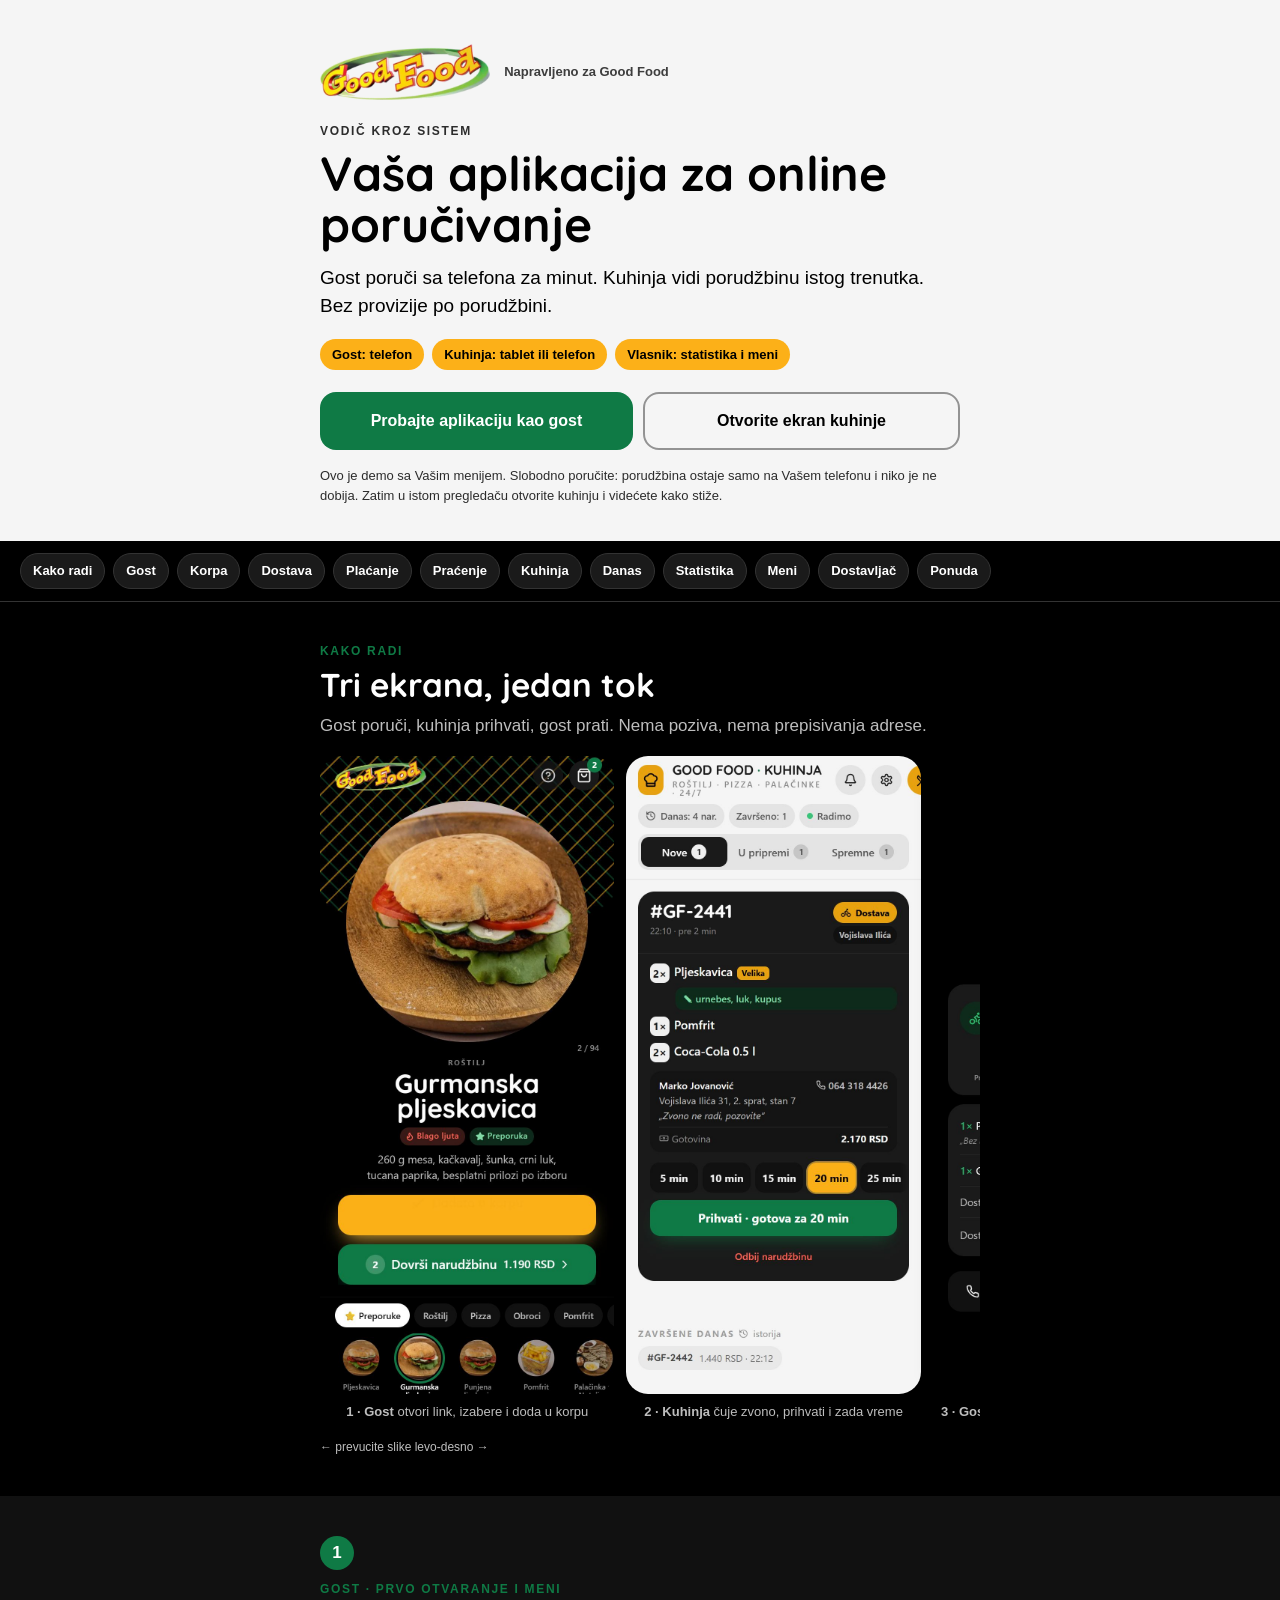
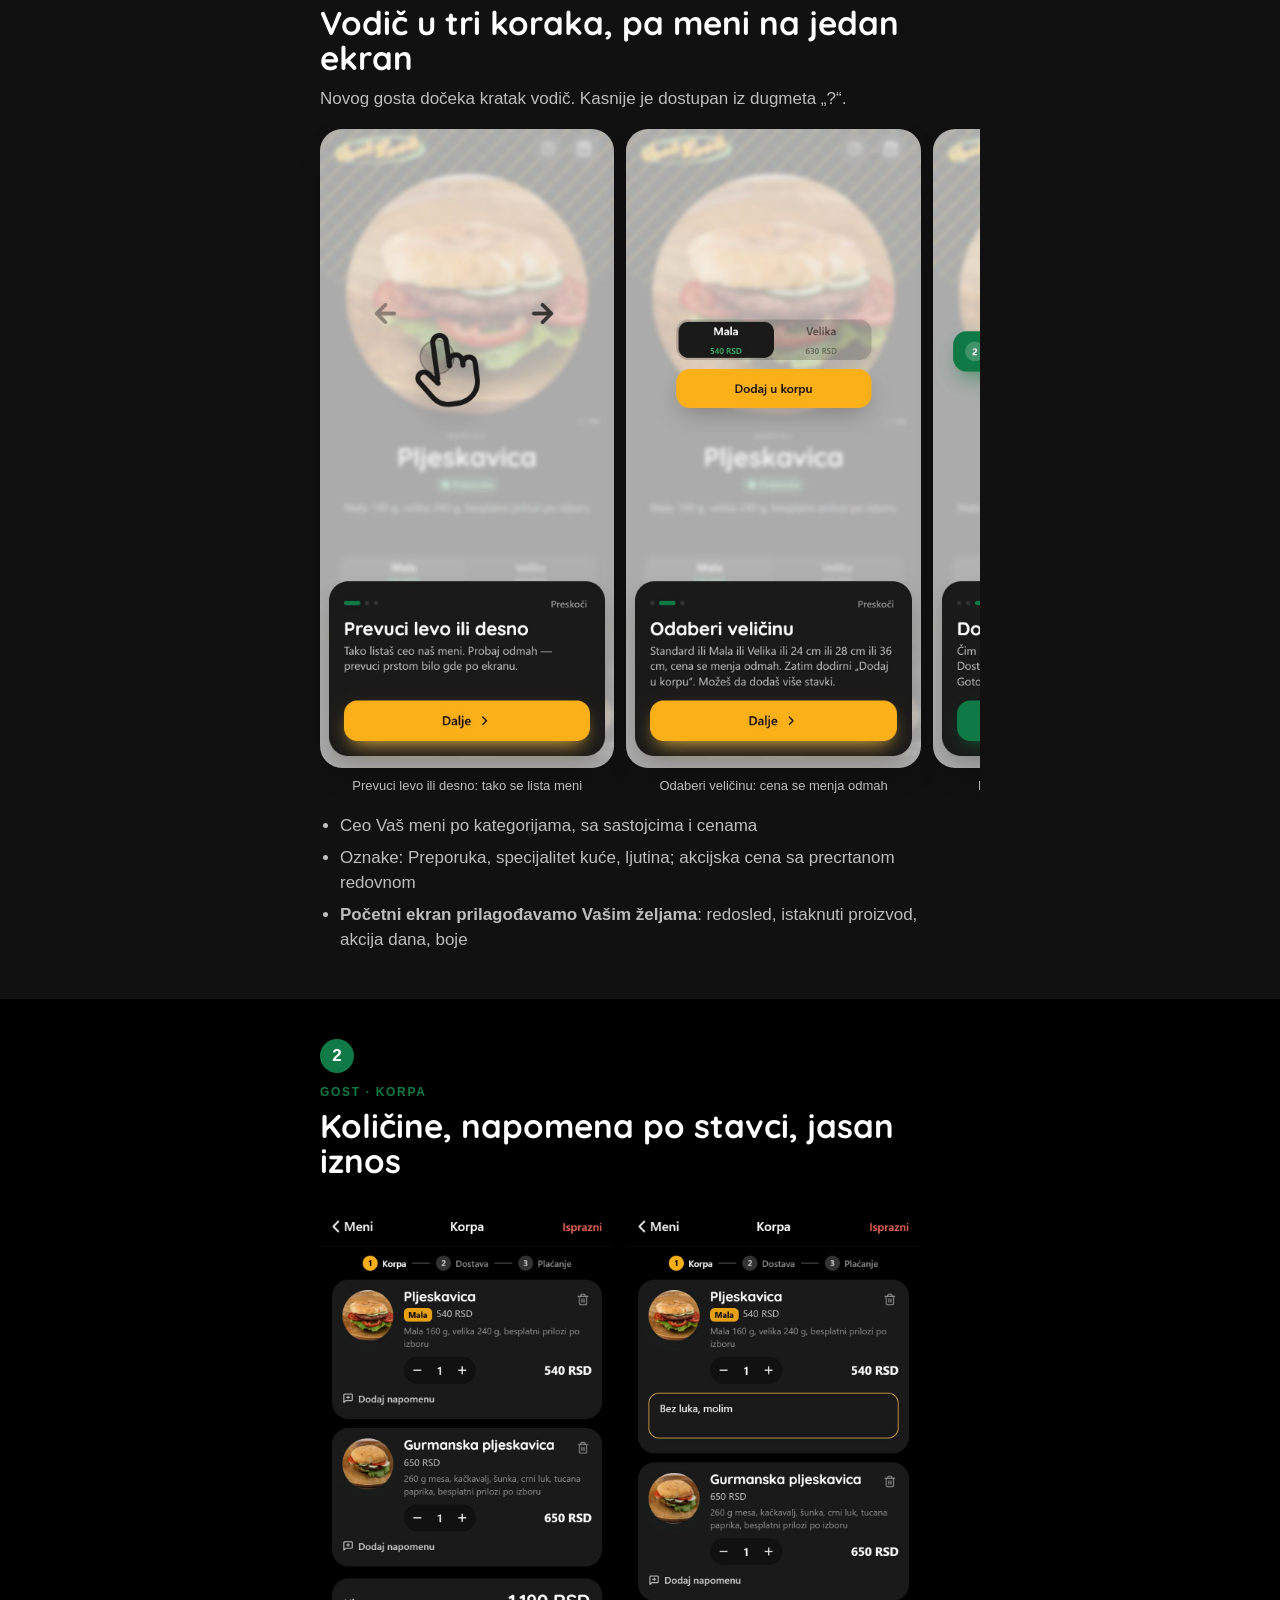
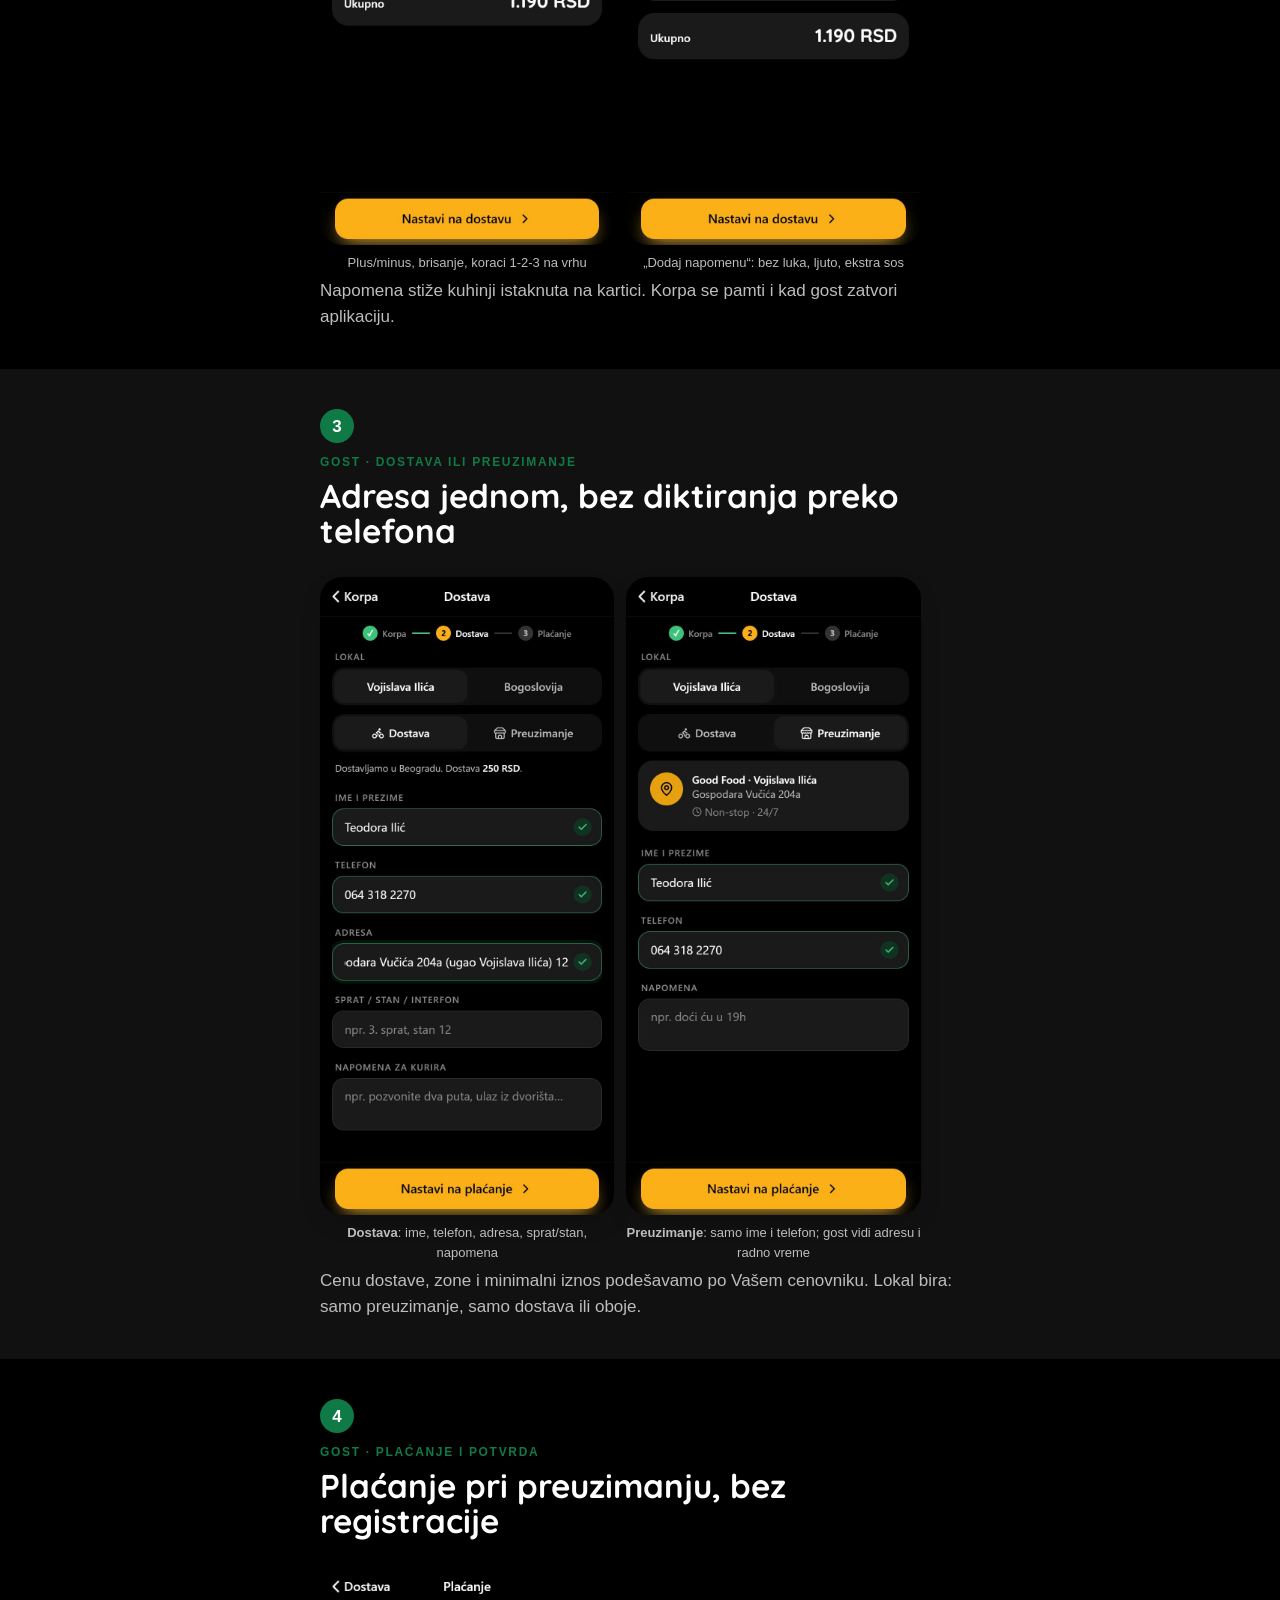
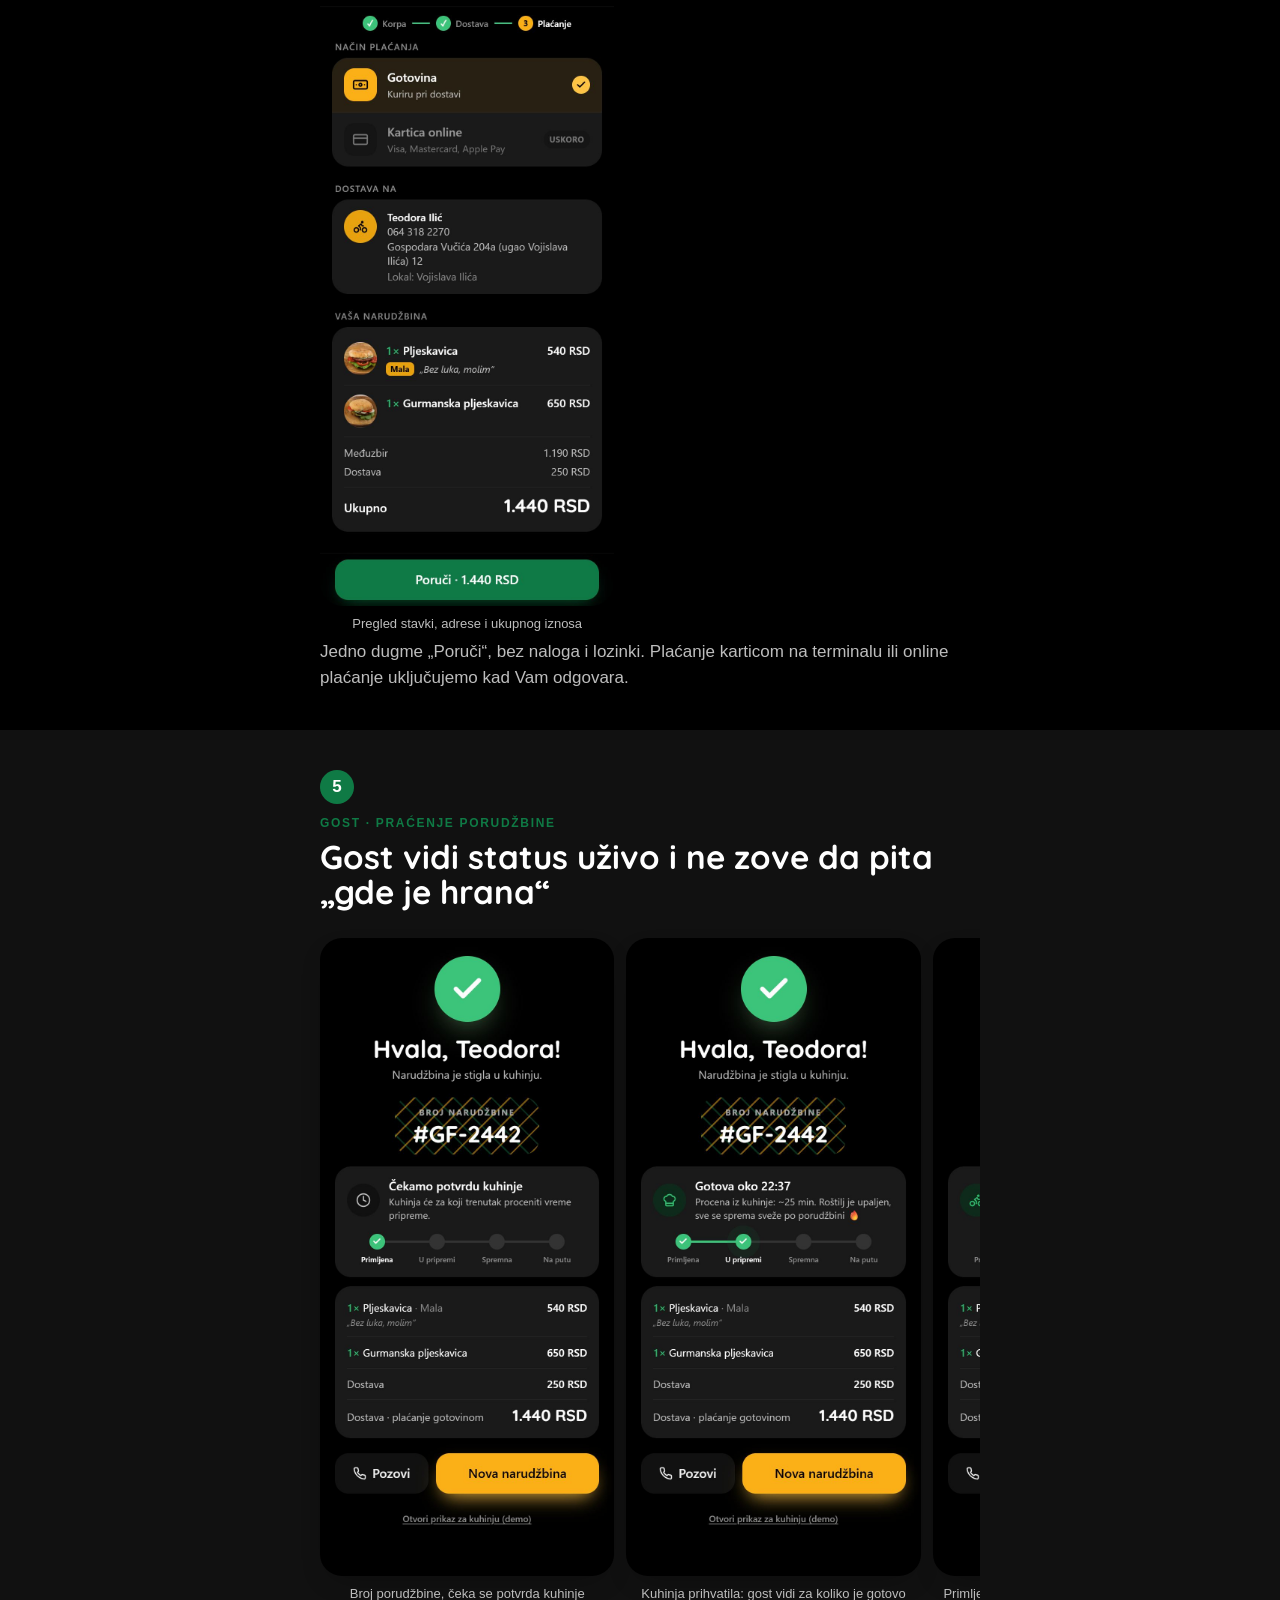
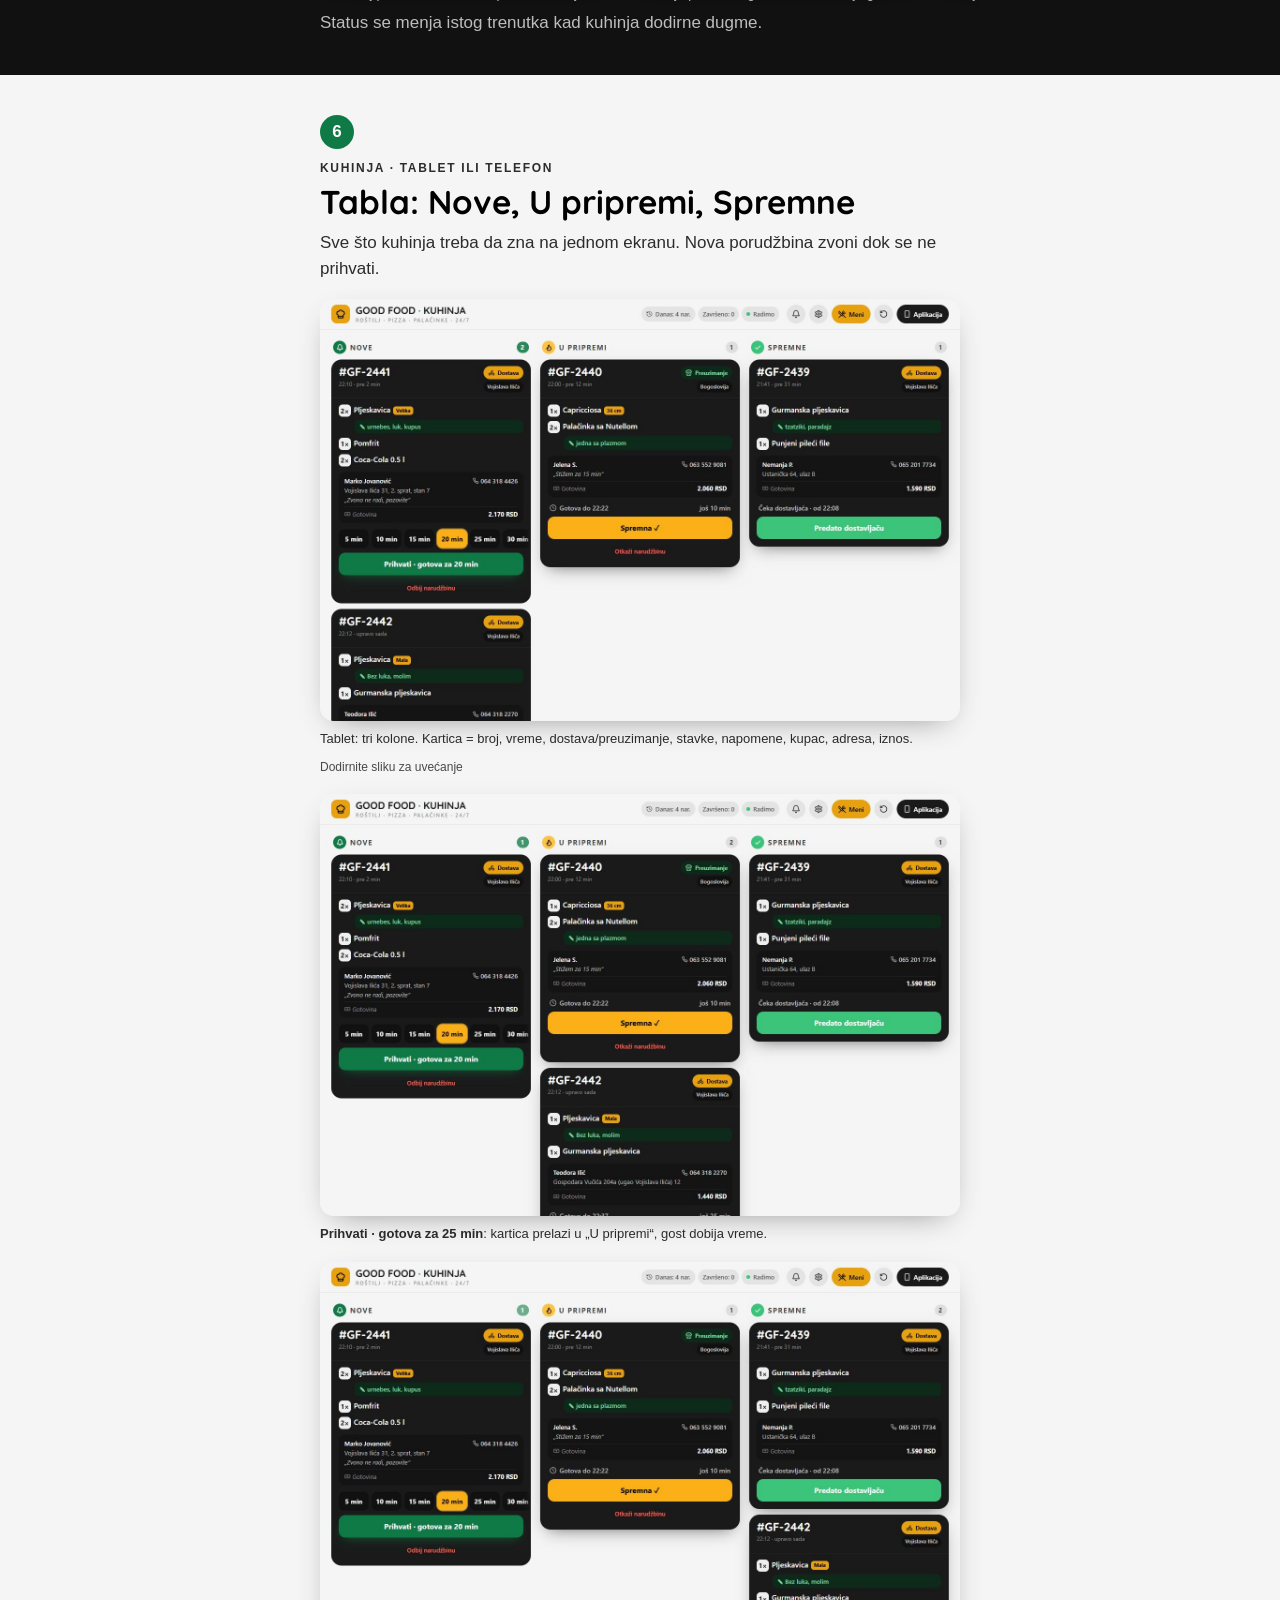
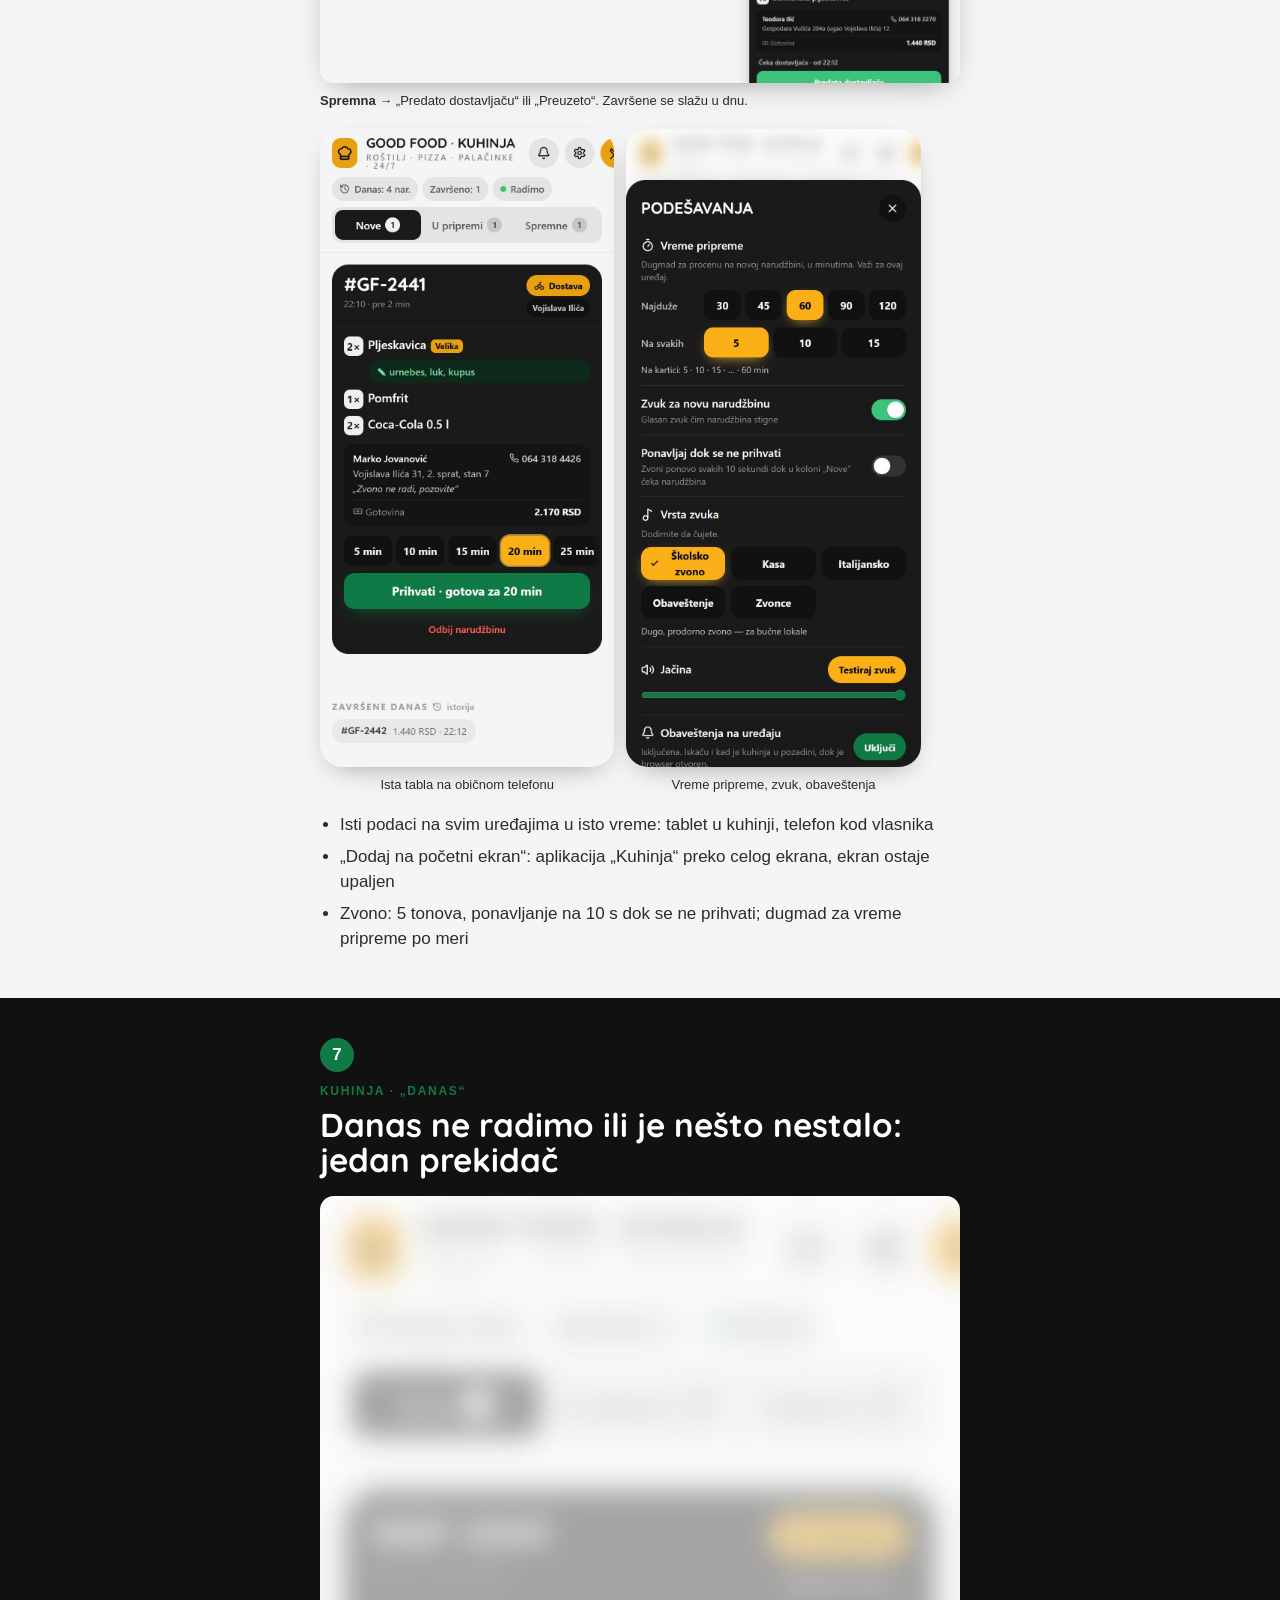
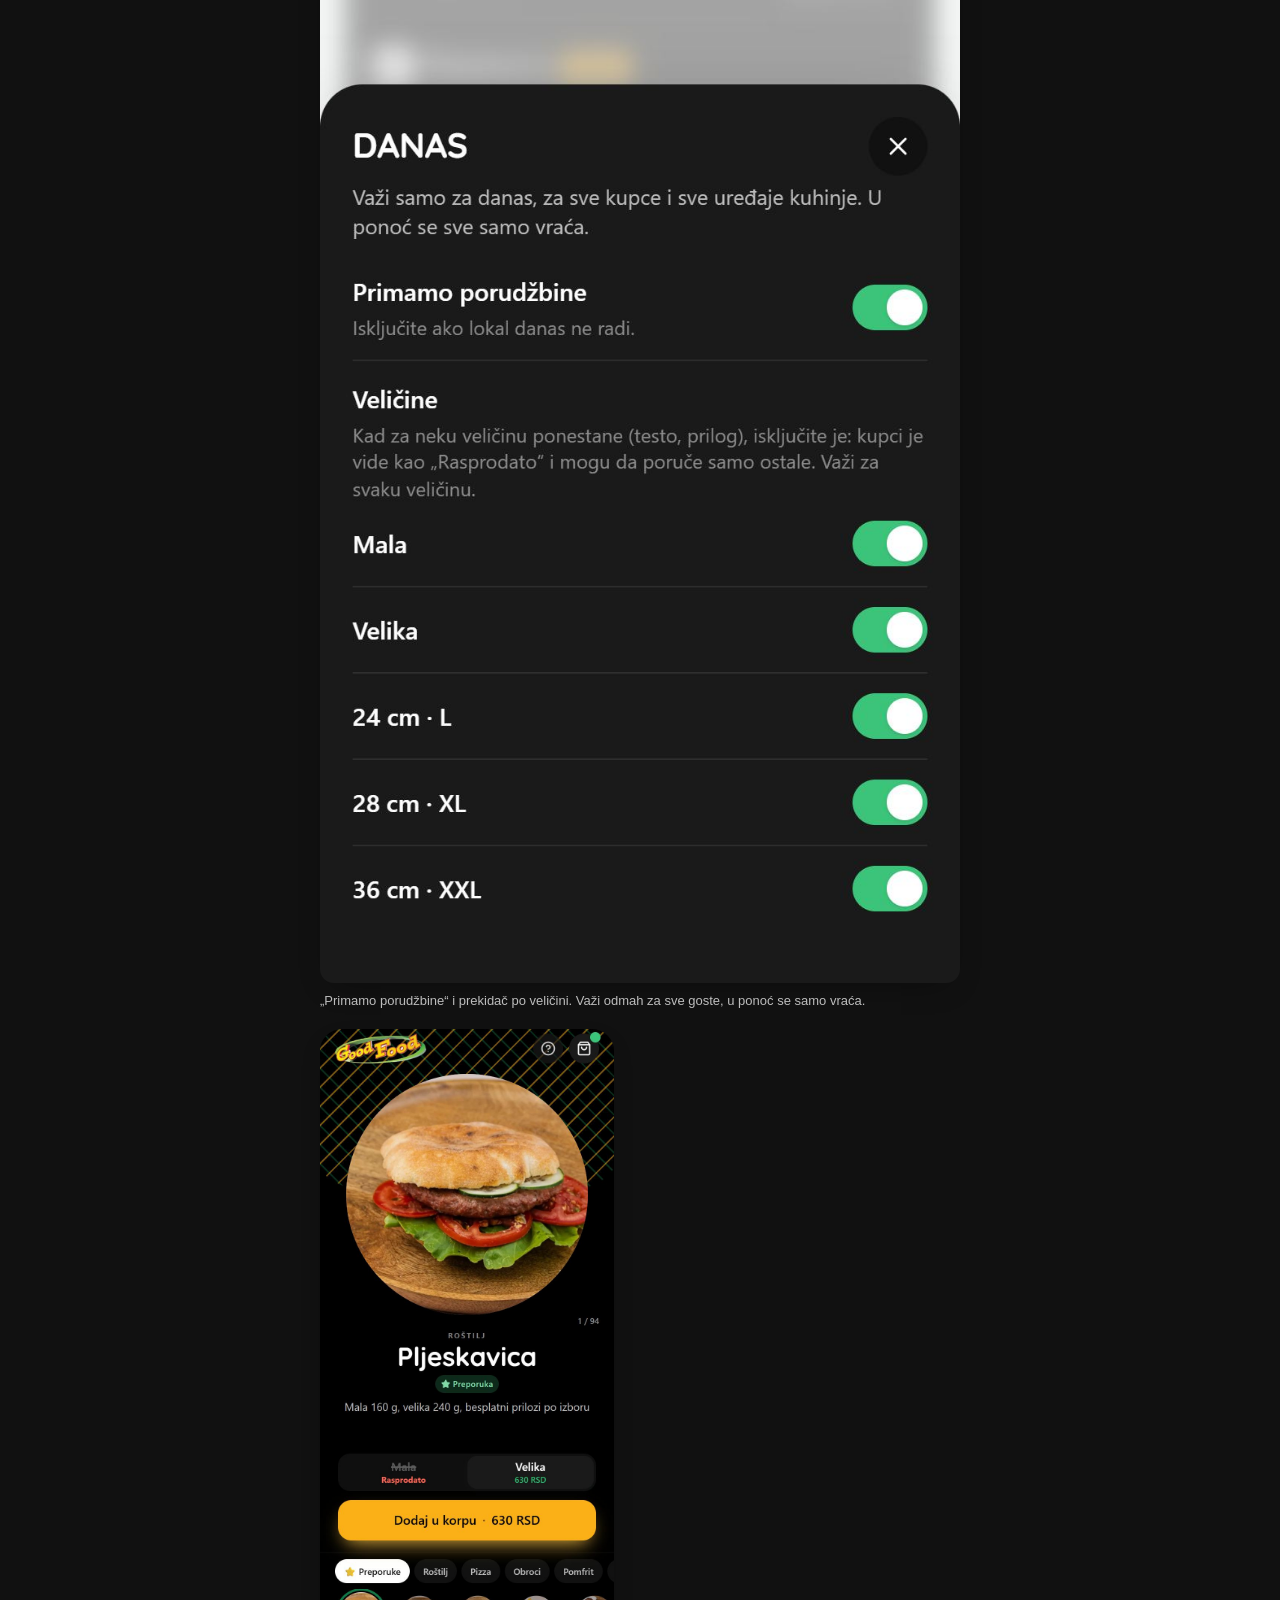
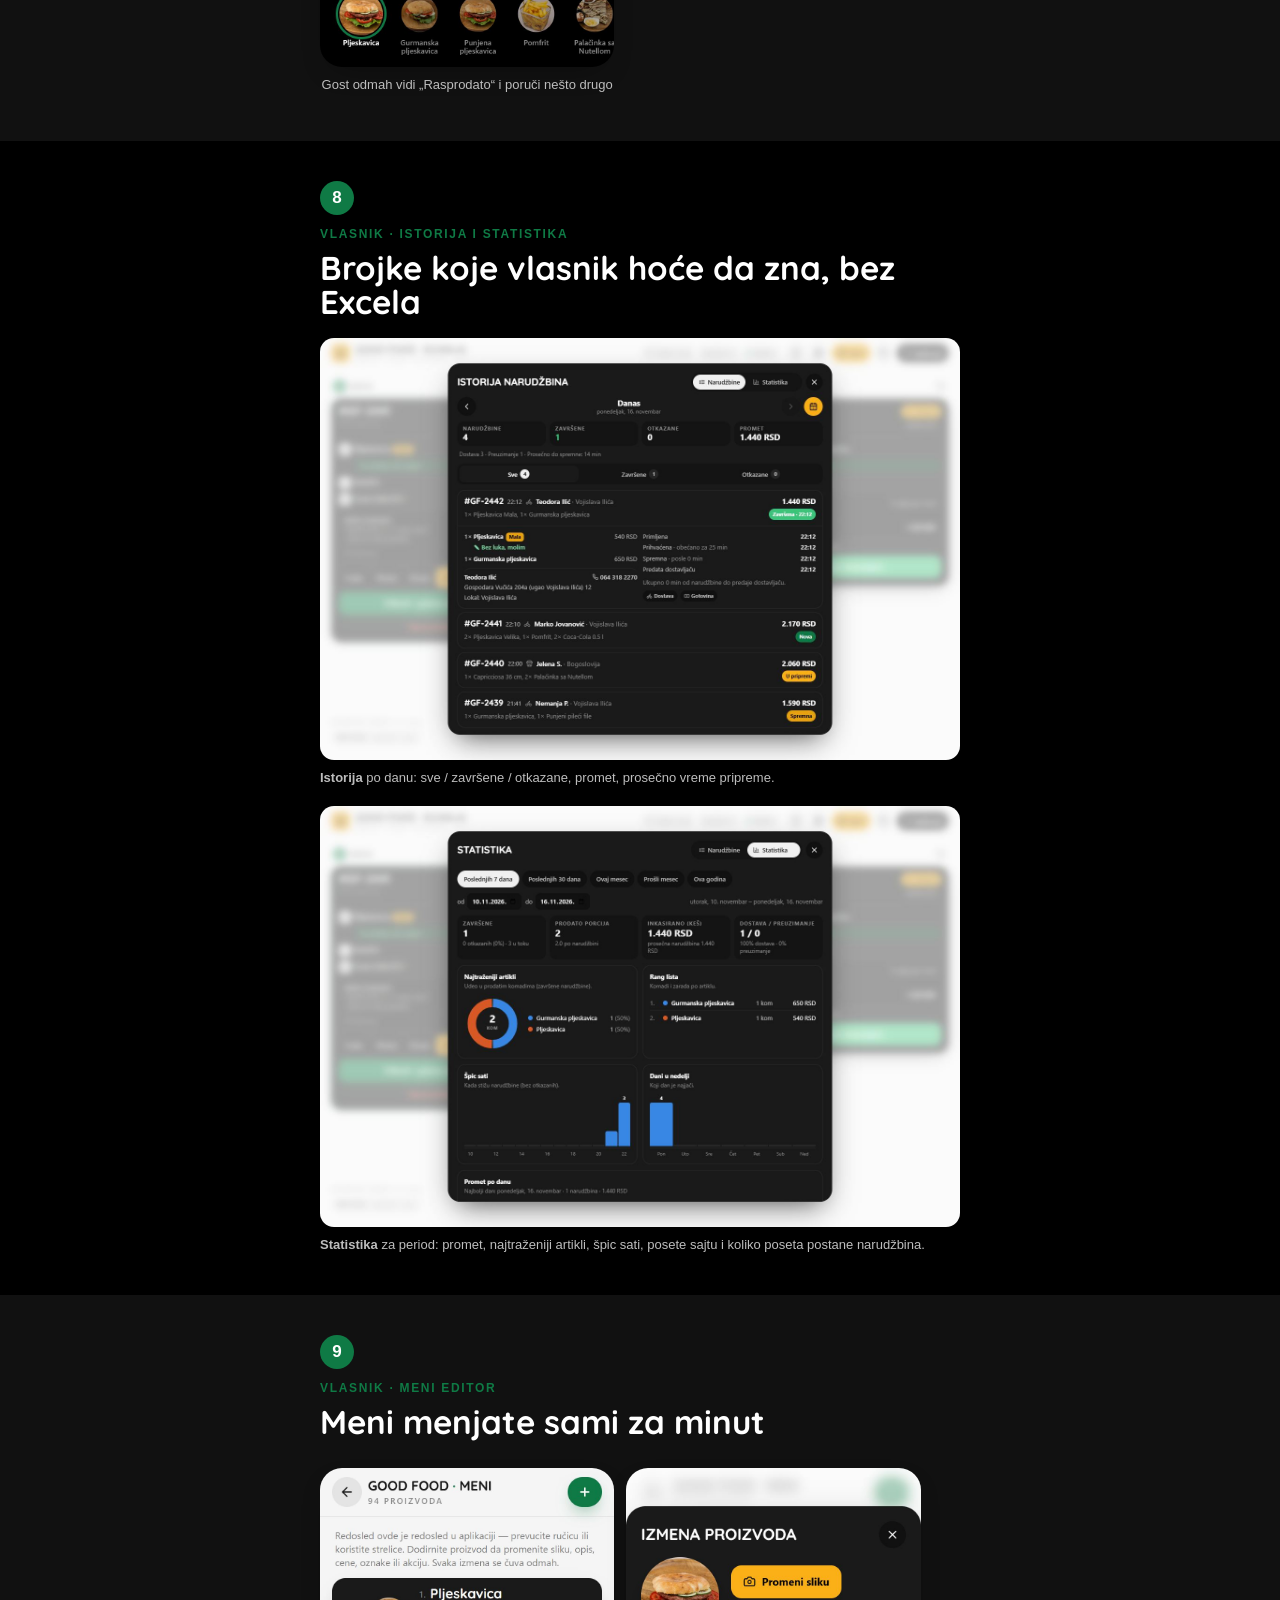
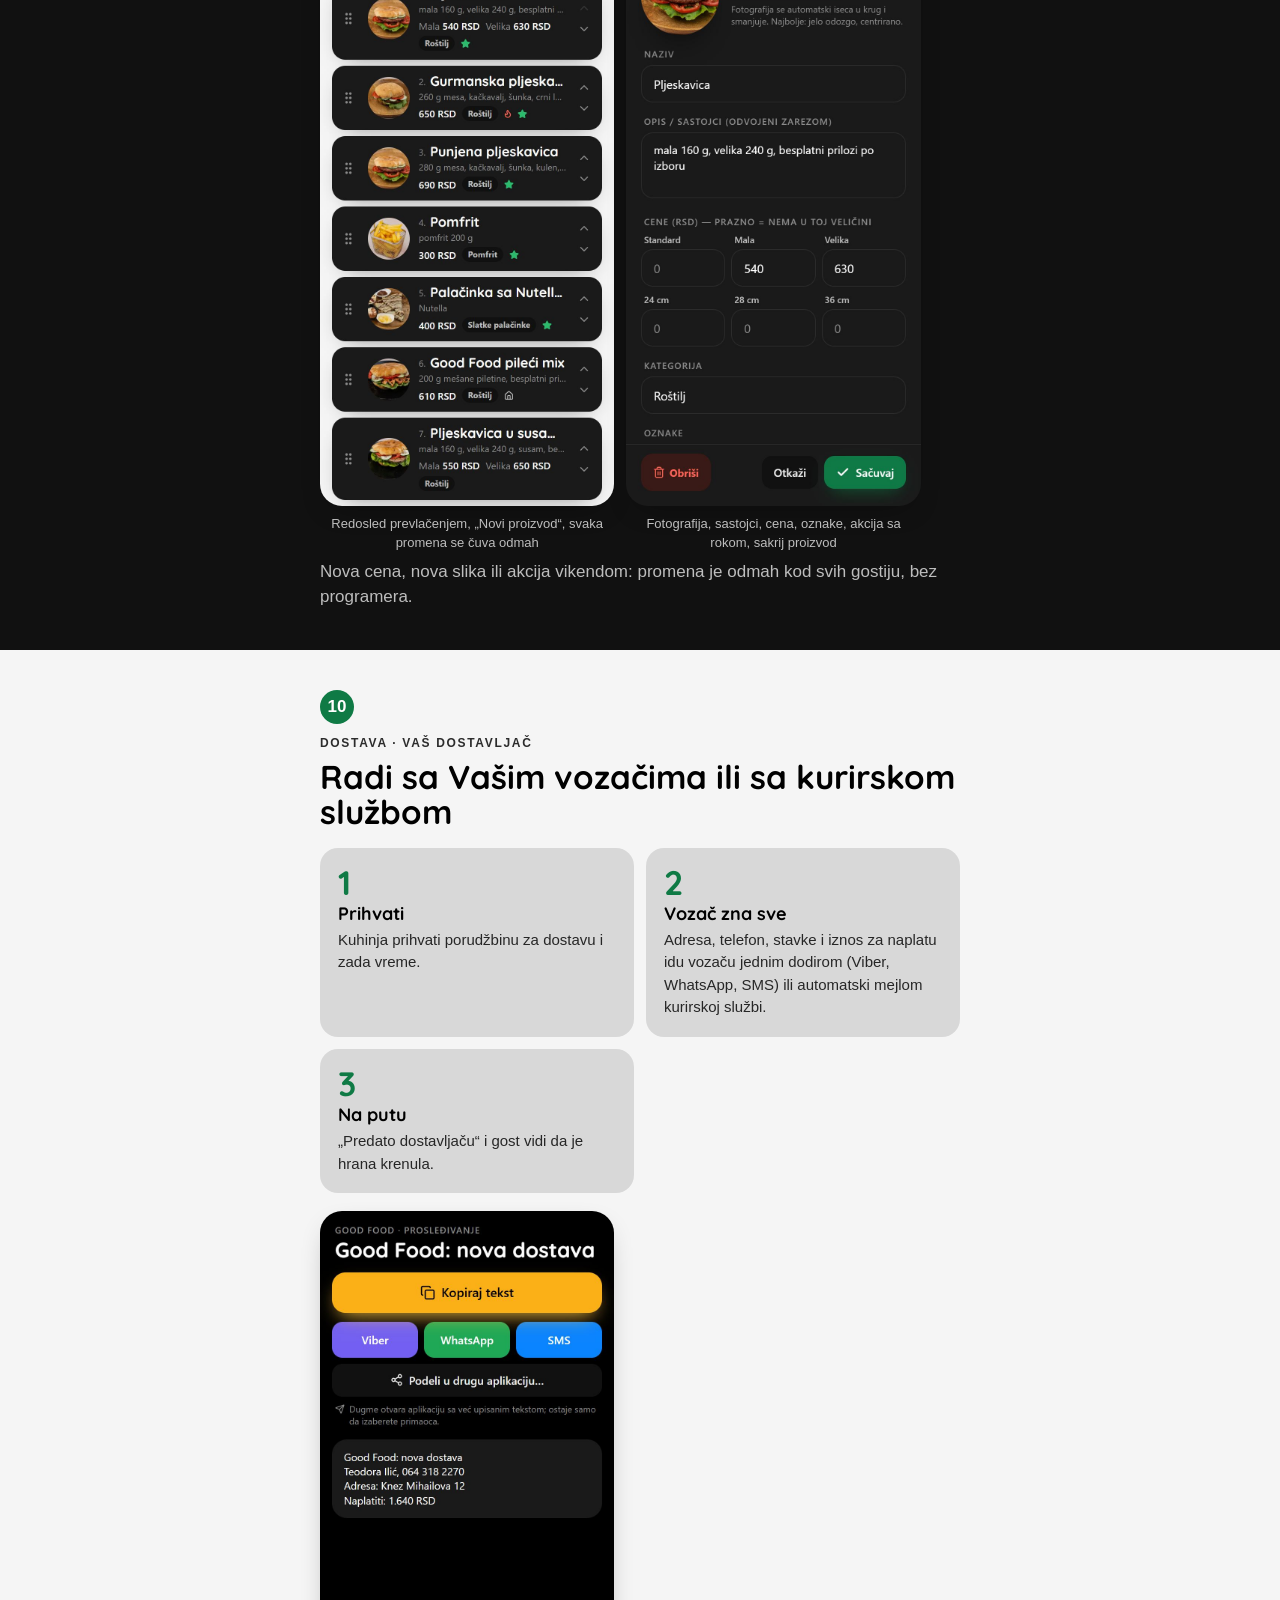
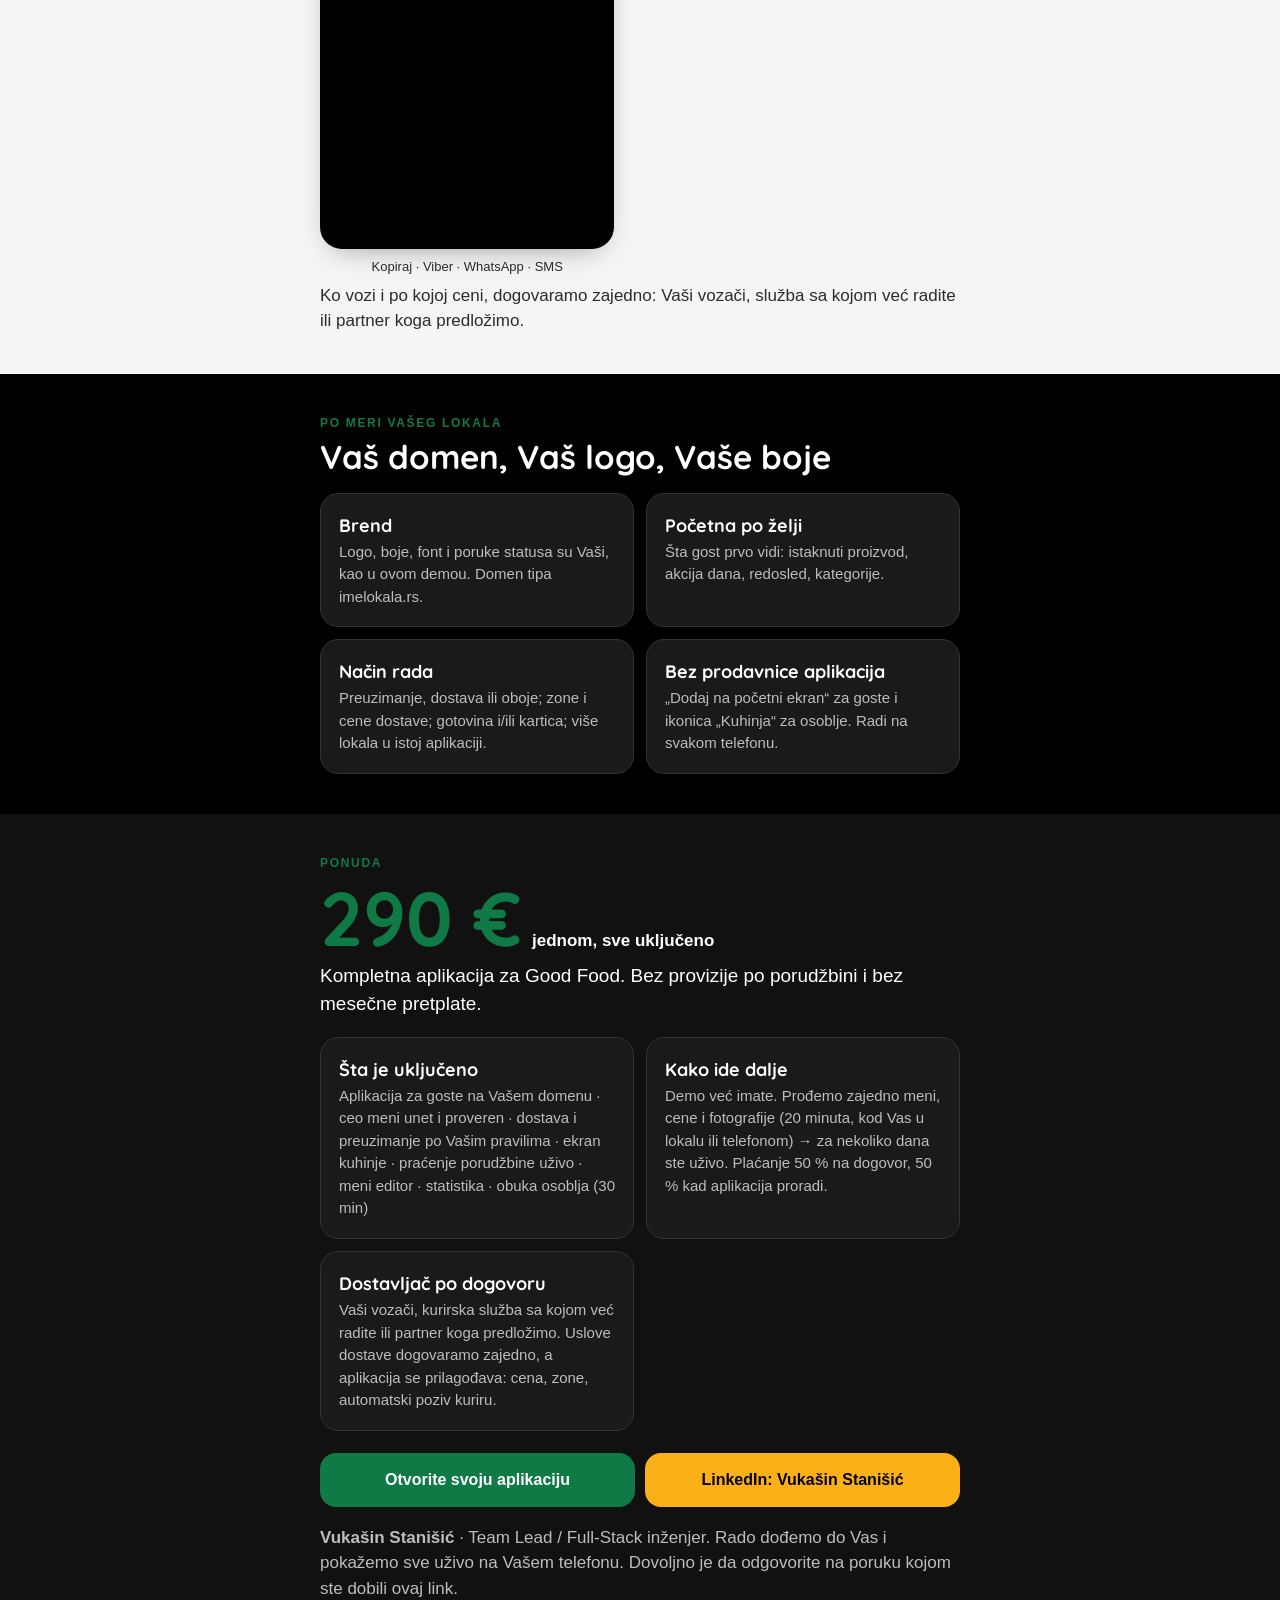
<file: vodic/index.html>
<!DOCTYPE html>
<html lang="sr">
<head>
<meta charset="utf-8">
<meta name="viewport" content="width=device-width, initial-scale=1">
<title>Good Food · vodič kroz aplikaciju</title>
<meta name="description" content="Kako radi aplikacija za online poručivanje napravljena za Good Food: gost, kuhinja, vlasnik.">
<meta name="theme-color" content="#F5F5F5">
<link rel="icon" href="../favicon.png">
<meta property="og:title" content="Good Food · Vaša aplikacija za poručivanje">
<meta property="og:description" content="Vodič kroz sistem: kako gost poručuje, kako kuhinja prima porudžbine i šta vlasnik vidi.">
<meta property="og:image" content="https://vukasin00.github.io/good-food-bg/icon-512.png">
<style>
/* self-hosted display font (latin + latin-ext for Serbian diacritics); ../ is filled in by vite.config.ts */
@font-face {
  font-family: 'Quicksand';
  font-style: normal;
  font-weight: 700;
  font-display: swap;
  src: url(../fonts/quicksand-700-latin-ext.woff2) format('woff2');
  unicode-range: U+0100-02BA, U+02BD-02C5, U+02C7-02CC, U+02CE-02D7, U+02DD-02FF, U+0304, U+0308, U+0329, U+1D00-1DBF, U+1E00-1E9F, U+1EF2-1EFF, U+2020, U+20A0-20AB, U+20AD-20C4, U+2113, U+2C60-2C7F, U+A720-A7FF;
}
@font-face {
  font-family: 'Quicksand';
  font-style: normal;
  font-weight: 700;
  font-display: swap;
  src: url(../fonts/quicksand-700-latin.woff2) format('woff2');
  unicode-range: U+0000-00FF, U+0131, U+0152-0153, U+02BB-02BC, U+02C6, U+02DA, U+02DC, U+0304, U+0308, U+0329, U+2000-206F, U+20AC, U+2122, U+2191, U+2193, U+2212, U+2215, U+FEFF, U+FFFD;
}

  :root{--bg:#000000;--card:#1A1A1A;--inset:#111111;--line:#333333;--primary:#FCB018;--on-primary:#000000;--dark:#F5F5F5;--dark2:#FFFFFF;--cta:#0F7A45;--ink:#FFFFFF;--ink2:#BDBDBD;--display:"Quicksand", "Nunito Sans", "Avenir Next", system-ui, sans-serif}
  *{box-sizing:border-box;margin:0;padding:0}
  html{scroll-behavior:smooth;-webkit-text-size-adjust:100%}
  body{font-family:-apple-system,BlinkMacSystemFont,"Segoe UI",Roboto,Inter,Arial,sans-serif;background:var(--bg);color:var(--ink);line-height:1.5;font-size:17px}
  .wrap{max-width:680px;margin:0 auto;padding:0 20px}
  h1,h2,h3,.big{font-family:var(--display);font-weight:700;letter-spacing:0;text-transform:none;line-height:1.06}
  h1{font-size:clamp(30px,7.8vw,48px)}
  h2{font-size:clamp(22px,5.7vw,33px);margin-bottom:10px}
  h3{font-size:18px}
  p{color:var(--ink2)}
  .eyebrow{font-size:12px;font-weight:700;letter-spacing:.14em;text-transform:uppercase;color:var(--cta);margin-bottom:8px}
  .lead{font-size:19px;color:var(--ink)}
  .dark{background:var(--dark);color:var(--bg)}
  .dark p,.dark li{color:var(--bg);opacity:.82}
  .dark .lead{color:var(--bg);opacity:1}
  .alt{background:var(--inset)}
  section{padding:40px 0}
  header.hero{padding:44px 0 36px}
  .brand{display:flex;align-items:center;gap:14px;margin-bottom:22px}
  .brand img{height:56px;width:auto;max-width:200px;object-fit:contain;border-radius:14px}
  .brand span{font-size:13px;font-weight:600;opacity:.75}
  .pills{display:flex;flex-wrap:wrap;gap:8px;margin-top:18px}
  .pill{background:var(--primary);color:var(--on-primary);border-radius:999px;padding:6px 12px;font-size:13px;font-weight:600}
  .btns{display:flex;flex-direction:column;gap:10px;margin-top:22px}
  .btn{display:flex;align-items:center;justify-content:center;gap:8px;padding:15px 18px;border-radius:16px;font-weight:700;text-decoration:none;font-size:16px;text-align:center}
  .btn-cta{background:var(--cta);color:#fff}
  .btn-primary{background:var(--primary);color:var(--on-primary)}
  .btn-ghost{background:transparent;color:var(--bg);border:2px solid color-mix(in srgb,var(--bg) 40%,transparent)}
  .small{font-size:13px}
  .toc{display:flex;gap:8px;overflow-x:auto;padding:12px 20px;scrollbar-width:none;background:var(--bg);position:sticky;top:0;z-index:5;border-bottom:1px solid var(--line)}
  .toc::-webkit-scrollbar{display:none}
  .toc a{white-space:nowrap;background:var(--card);border:1px solid var(--line);border-radius:999px;padding:7px 12px;font-size:13px;font-weight:600;color:var(--ink);text-decoration:none}
  .num{display:inline-flex;align-items:center;justify-content:center;width:34px;height:34px;border-radius:50%;background:var(--cta);color:#fff;font-weight:800;font-size:17px;margin-bottom:10px}
  ul{padding-left:20px;margin:12px 0 0}
  li{color:var(--ink2);margin-bottom:6px}
  b{font-weight:700;color:inherit}
  .strip{display:flex;gap:12px;overflow-x:auto;scroll-snap-type:x mandatory;padding:18px 20px 6px;margin:0 -20px;scrollbar-width:none;-webkit-overflow-scrolling:touch}
  .strip::-webkit-scrollbar{display:none}
  .shot{flex:0 0 72%;max-width:300px;scroll-snap-align:center}
  .shot img{width:100%;height:auto;border-radius:22px;display:block;background:var(--dark2);box-shadow:0 10px 30px -14px rgba(0,0,0,.45)}
  .shot p{font-size:13px;margin-top:8px;text-align:center}
  .tab{margin-top:18px}
  .tab img{width:100%;height:auto;border-radius:14px;display:block;cursor:zoom-in;box-shadow:0 10px 30px -14px rgba(0,0,0,.45)}
  .tab p{font-size:13px;margin-top:8px}
  .hint{font-size:12px;color:var(--ink2);margin-top:10px}
  .dark .hint{color:var(--bg);opacity:.7}
  .steps,.cards{display:grid;gap:12px;margin-top:18px}
  .step{background:var(--inset);border-radius:18px;padding:18px}
  .dark .step{background:color-mix(in srgb,var(--bg) 12%,var(--dark))}
  .step .big{font-size:34px;color:var(--cta);line-height:1}
  .step h3,.card h3{margin:4px 0 6px}
  .step p,.card p{font-size:15px}
  .card{background:var(--card);border-radius:18px;padding:18px;border:1px solid var(--line)}
  .price{display:flex;align-items:baseline;gap:10px;flex-wrap:wrap}
  .price .big{font-size:76px;color:var(--cta);line-height:1}
  a{color:var(--cta)}
  footer{padding:30px 0 60px;font-size:13px;color:var(--ink2)}
  .lb{position:fixed;inset:0;background:rgba(10,10,10,.96);display:none;z-index:50;overflow:auto;-webkit-overflow-scrolling:touch}
  .lb.on{display:block}
  .lb img{display:block;width:auto;max-width:none;min-width:100%;margin:0 auto}
  .lb .close{position:fixed;top:14px;right:14px;background:#fff;color:#111;border:0;border-radius:999px;padding:10px 16px;font-weight:700;font-size:15px;z-index:51}
  @media (min-width:700px){.steps,.cards{grid-template-columns:1fr 1fr}.btns{flex-direction:row}.btn{flex:1}.shot{flex-basis:46%}}
</style>
</head>
<body>

<header class="hero dark">
  <div class="wrap">
    <div class="brand"><img src="../logo.webp" alt="Good Food"><span>Napravljeno za Good Food</span></div>
    <p class="eyebrow">Vodič kroz sistem</p>
    <h1>Vaša aplikacija za online poručivanje</h1>
    <p class="lead" style="margin-top:14px">Gost poruči sa telefona za minut. Kuhinja vidi porudžbinu istog trenutka. Bez provizije po porudžbini.</p>
    <div class="pills"><span class="pill">Gost: telefon</span><span class="pill">Kuhinja: tablet ili telefon</span><span class="pill">Vlasnik: statistika i meni</span></div>
    <div class="btns">
      <a class="btn btn-cta" href="https://vukasin00.github.io/good-food-bg/">Probajte aplikaciju kao gost</a>
      <a class="btn btn-ghost" href="https://vukasin00.github.io/good-food-bg/kuhinja">Otvorite ekran kuhinje</a>
    </div>
    <p class="small" style="margin-top:16px">Ovo je demo sa Vašim menijem. Slobodno poručite: porudžbina ostaje samo na Vašem telefonu i niko je ne dobija. Zatim u istom pregledaču otvorite kuhinju i videćete kako stiže.</p>
  </div>
</header>

<nav class="toc">
  <a href="#kako">Kako radi</a><a href="#gost">Gost</a><a href="#korpa">Korpa</a><a href="#dostava">Dostava</a><a href="#placanje">Plaćanje</a><a href="#pracenje">Praćenje</a><a href="#kuhinja">Kuhinja</a><a href="#danas">Danas</a><a href="#statistika">Statistika</a><a href="#meni">Meni</a><a href="#kurir">Dostavljač</a><a href="#ponuda">Ponuda</a>
</nav>

<section id="kako">
  <div class="wrap">
    <p class="eyebrow">Kako radi</p>
    <h2>Tri ekrana, jedan tok</h2>
    <p>Gost poruči, kuhinja prihvati, gost prati. Nema poziva, nema prepisivanja adrese.</p>
    <div class="strip">
      <div class="shot"><img src="img/home-added.jpg" alt="Gost dodaje u korpu" loading="lazy"><p><b>1 · Gost</b> otvori link, izabere i doda u korpu</p></div>
      <div class="shot"><img src="img/kuhinja-tel.jpg" alt="Kuhinja na telefonu" loading="lazy"><p><b>2 · Kuhinja</b> čuje zvono, prihvati i zada vreme</p></div>
      <div class="shot"><img src="img/status2.jpg" alt="Gost prati status" loading="lazy"><p><b>3 · Gost</b> uživo vidi: u pripremi, spremna, na putu</p></div>
    </div>
    <p class="hint">← prevucite slike levo-desno →</p>
  </div>
</section>

<section id="gost" class="alt">
  <div class="wrap">
    <span class="num">1</span>
    <p class="eyebrow">Gost · prvo otvaranje i meni</p>
    <h2>Vodič u tri koraka, pa meni na jedan ekran</h2>
    <p>Novog gosta dočeka kratak vodič. Kasnije je dostupan iz dugmeta „?“.</p>
    <div class="strip">
      <div class="shot"><img src="img/tut1.jpg" alt="Vodič korak 1" loading="lazy"><p>Prevuci levo ili desno: tako se lista meni</p></div>
      <div class="shot"><img src="img/tut2.jpg" alt="Vodič korak 2" loading="lazy"><p>Odaberi veličinu: cena se menja odmah</p></div>
      <div class="shot"><img src="img/tut3.jpg" alt="Vodič korak 3" loading="lazy"><p>Dovrši narudžbinu: gotovo za minut</p></div>
      <div class="shot"><img src="img/home.jpg" alt="Početni ekran" loading="lazy"><p>Jedan proizvod po ekranu, velika fotografija</p></div>
      <div class="shot"><img src="img/home-added.jpg" alt="Dodato u korpu" loading="lazy"><p>Brojač na korpi i dugme sa iznosom</p></div>
    </div>
    <ul>
      <li>Ceo Vaš meni po kategorijama, sa sastojcima i cenama</li>
      <li>Oznake: Preporuka, specijalitet kuće, ljutina; akcijska cena sa precrtanom redovnom</li>
      <li><b>Početni ekran prilagođavamo Vašim željama</b>: redosled, istaknuti proizvod, akcija dana, boje</li>
    </ul>
  </div>
</section>

<section id="korpa">
  <div class="wrap">
    <span class="num">2</span>
    <p class="eyebrow">Gost · korpa</p>
    <h2>Količine, napomena po stavci, jasan iznos</h2>
    <div class="strip">
      <div class="shot"><img src="img/korpa.jpg" alt="Korpa" loading="lazy"><p>Plus/minus, brisanje, koraci 1-2-3 na vrhu</p></div>
      <div class="shot"><img src="img/korpa-note.jpg" alt="Napomena" loading="lazy"><p>„Dodaj napomenu“: bez luka, ljuto, ekstra sos</p></div>
    </div>
    <p>Napomena stiže kuhinji istaknuta na kartici. Korpa se pamti i kad gost zatvori aplikaciju.</p>
  </div>
</section>

<section id="dostava" class="alt">
  <div class="wrap">
    <span class="num">3</span>
    <p class="eyebrow">Gost · dostava ili preuzimanje</p>
    <h2>Adresa jednom, bez diktiranja preko telefona</h2>
    <div class="strip">
      <div class="shot"><img src="img/dostava-full.jpg" alt="Forma za dostavu" loading="lazy"><p><b>Dostava</b>: ime, telefon, adresa, sprat/stan, napomena</p></div>
      <div class="shot"><img src="img/preuzimanje.jpg" alt="Preuzimanje" loading="lazy"><p><b>Preuzimanje</b>: samo ime i telefon; gost vidi adresu i radno vreme</p></div>
    </div>
    <p>Cenu dostave, zone i minimalni iznos podešavamo po Vašem cenovniku. Lokal bira: samo preuzimanje, samo dostava ili oboje.</p>
  </div>
</section>

<section id="placanje">
  <div class="wrap">
    <span class="num">4</span>
    <p class="eyebrow">Gost · plaćanje i potvrda</p>
    <h2>Plaćanje pri preuzimanju, bez registracije</h2>
    <div class="strip">
      <div class="shot"><img src="img/placanje.jpg" alt="Plaćanje" loading="lazy"><p>Pregled stavki, adrese i ukupnog iznosa</p></div>
    </div>
    <p>Jedno dugme „Poruči“, bez naloga i lozinki. Plaćanje karticom na terminalu ili online plaćanje uključujemo kad Vam odgovara.</p>
  </div>
</section>

<section id="pracenje" class="alt">
  <div class="wrap">
    <span class="num">5</span>
    <p class="eyebrow">Gost · praćenje porudžbine</p>
    <h2>Gost vidi status uživo i ne zove da pita „gde je hrana“</h2>
    <div class="strip">
      <div class="shot"><img src="img/status1.jpg" alt="Status primljena" loading="lazy"><p>Broj porudžbine, čeka se potvrda kuhinje</p></div>
      <div class="shot"><img src="img/status-priprema.jpg" alt="Status u pripremi" loading="lazy"><p>Kuhinja prihvatila: gost vidi za koliko je gotovo</p></div>
      <div class="shot"><img src="img/status2.jpg" alt="Status na putu" loading="lazy"><p>Primljena → U pripremi → Spremna → Na putu</p></div>
    </div>
    <p>Status se menja istog trenutka kad kuhinja dodirne dugme.</p>
  </div>
</section>

<section id="kuhinja" class="dark">
  <div class="wrap">
    <span class="num">6</span>
    <p class="eyebrow">Kuhinja · tablet ili telefon</p>
    <h2>Tabla: Nove, U pripremi, Spremne</h2>
    <p>Sve što kuhinja treba da zna na jednom ekranu. Nova porudžbina zvoni dok se ne prihvati.</p>
    <div class="tab"><img src="img/kuhinja-tablet.jpg" alt="Kuhinja na tabletu" data-zoom loading="lazy"><p>Tablet: tri kolone. Kartica = broj, vreme, dostava/preuzimanje, stavke, napomene, kupac, adresa, iznos.</p></div>
    <p class="hint">Dodirnite sliku za uvećanje</p>
    <div class="tab"><img src="img/kuhinja-prihvacena.jpg" alt="Prihvaćena porudžbina" data-zoom loading="lazy"><p><b>Prihvati · gotova za 25 min</b>: kartica prelazi u „U pripremi“, gost dobija vreme.</p></div>
    <div class="tab"><img src="img/kuhinja-ceka.jpg" alt="Spremna porudžbina" data-zoom loading="lazy"><p><b>Spremna</b> → „Predato dostavljaču“ ili „Preuzeto“. Završene se slažu u dnu.</p></div>
    <div class="strip">
      <div class="shot"><img src="img/kuhinja-tel.jpg" alt="Kuhinja na telefonu" loading="lazy"><p>Ista tabla na običnom telefonu</p></div>
      <div class="shot"><img src="img/podesavanja.jpg" alt="Podešavanja kuhinje" loading="lazy"><p>Vreme pripreme, zvuk, obaveštenja</p></div>
    </div>
    <ul>
      <li>Isti podaci na svim uređajima u isto vreme: tablet u kuhinji, telefon kod vlasnika</li>
      <li>„Dodaj na početni ekran“: aplikacija „Kuhinja“ preko celog ekrana, ekran ostaje upaljen</li>
      <li>Zvono: 5 tonova, ponavljanje na 10 s dok se ne prihvati; dugmad za vreme pripreme po meri</li>
    </ul>
  </div>
</section>

<section id="danas" class="alt">
  <div class="wrap">
    <span class="num">7</span>
    <p class="eyebrow">Kuhinja · „Danas“</p>
    <h2>Danas ne radimo ili je nešto nestalo: jedan prekidač</h2>
    <div class="tab"><img src="img/danas.jpg" alt="Panel Danas" data-zoom loading="lazy"><p>„Primamo porudžbine“ i prekidač po veličini. Važi odmah za sve goste, u ponoć se samo vraća.</p></div>
    <div class="strip"><div class="shot"><img src="img/rasprodato.jpg" alt="Rasprodato" loading="lazy"><p>Gost odmah vidi „Rasprodato“ i poruči nešto drugo</p></div></div>
  </div>
</section>

<section id="statistika">
  <div class="wrap">
    <span class="num">8</span>
    <p class="eyebrow">Vlasnik · istorija i statistika</p>
    <h2>Brojke koje vlasnik hoće da zna, bez Excela</h2>
    <div class="tab"><img src="img/istorija.jpg" alt="Istorija narudžbina" data-zoom loading="lazy"><p><b>Istorija</b> po danu: sve / završene / otkazane, promet, prosečno vreme pripreme.</p></div>
    <div class="tab"><img src="img/statistika.jpg" alt="Statistika" data-zoom loading="lazy"><p><b>Statistika</b> za period: promet, najtraženiji artikli, špic sati, posete sajtu i koliko poseta postane narudžbina.</p></div>
  </div>
</section>

<section id="meni" class="alt">
  <div class="wrap">
    <span class="num">9</span>
    <p class="eyebrow">Vlasnik · meni editor</p>
    <h2>Meni menjate sami za minut</h2>
    <div class="strip">
      <div class="shot"><img src="img/meni-lista.jpg" alt="Lista proizvoda" loading="lazy"><p>Redosled prevlačenjem, „Novi proizvod“, svaka promena se čuva odmah</p></div>
      <div class="shot"><img src="img/meni-izmena.jpg" alt="Izmena proizvoda" loading="lazy"><p>Fotografija, sastojci, cena, oznake, akcija sa rokom, sakrij proizvod</p></div>
    </div>
    <p>Nova cena, nova slika ili akcija vikendom: promena je odmah kod svih gostiju, bez programera.</p>
  </div>
</section>

<section id="kurir" class="dark">
  <div class="wrap">
    <span class="num">10</span>
    <p class="eyebrow">Dostava · Vaš dostavljač</p>
    <h2>Radi sa Vašim vozačima ili sa kurirskom službom</h2>
    <div class="steps">
      <div class="step"><div class="big">1</div><h3>Prihvati</h3><p>Kuhinja prihvati porudžbinu za dostavu i zada vreme.</p></div>
      <div class="step"><div class="big">2</div><h3>Vozač zna sve</h3><p>Adresa, telefon, stavke i iznos za naplatu idu vozaču jednim dodirom (Viber, WhatsApp, SMS) ili automatski mejlom kurirskoj službi.</p></div>
      <div class="step"><div class="big">3</div><h3>Na putu</h3><p>„Predato dostavljaču“ i gost vidi da je hrana krenula.</p></div>
    </div>
    <div class="strip"><div class="shot"><img src="img/prosledi.jpg" alt="Prosleđivanje vozaču" loading="lazy"><p>Kopiraj · Viber · WhatsApp · SMS</p></div></div>
    <p>Ko vozi i po kojoj ceni, dogovaramo zajedno: Vaši vozači, služba sa kojom već radite ili partner koga predložimo.</p>
  </div>
</section>

<section id="brend">
  <div class="wrap">
    <p class="eyebrow">Po meri Vašeg lokala</p>
    <h2>Vaš domen, Vaš logo, Vaše boje</h2>
    <div class="cards">
      <div class="card"><h3>Brend</h3><p>Logo, boje, font i poruke statusa su Vaši, kao u ovom demou. Domen tipa imelokala.rs.</p></div>
      <div class="card"><h3>Početna po želji</h3><p>Šta gost prvo vidi: istaknuti proizvod, akcija dana, redosled, kategorije.</p></div>
      <div class="card"><h3>Način rada</h3><p>Preuzimanje, dostava ili oboje; zone i cene dostave; gotovina i/ili kartica; više lokala u istoj aplikaciji.</p></div>
      <div class="card"><h3>Bez prodavnice aplikacija</h3><p>„Dodaj na početni ekran“ za goste i ikonica „Kuhinja“ za osoblje. Radi na svakom telefonu.</p></div>
    </div>
  </div>
</section>

<section id="ponuda" class="alt">
  <div class="wrap">
    <p class="eyebrow">Ponuda</p>
    <div class="price"><span class="big">290 €</span><span style="font-weight:700">jednom, sve uključeno</span></div>
    <p class="lead" style="margin-top:6px">Kompletna aplikacija za Good Food. Bez provizije po porudžbini i bez mesečne pretplate.</p>
    <div class="cards">
      <div class="card"><h3>Šta je uključeno</h3><p>Aplikacija za goste na Vašem domenu · ceo meni unet i proveren · dostava i preuzimanje po Vašim pravilima · ekran kuhinje · praćenje porudžbine uživo · meni editor · statistika · obuka osoblja (30 min)</p></div>
      <div class="card"><h3>Kako ide dalje</h3><p>Demo već imate. Prođemo zajedno meni, cene i fotografije (20 minuta, kod Vas u lokalu ili telefonom) → za nekoliko dana ste uživo. Plaćanje 50 % na dogovor, 50 % kad aplikacija proradi.</p></div>
      <div class="card"><h3>Dostavljač po dogovoru</h3><p>Vaši vozači, kurirska služba sa kojom već radite ili partner koga predložimo. Uslove dostave dogovaramo zajedno, a aplikacija se prilagođava: cena, zone, automatski poziv kuriru.</p></div>
    </div>
    <div class="btns">
      <a class="btn btn-cta" href="https://vukasin00.github.io/good-food-bg/">Otvorite svoju aplikaciju</a>
      <a class="btn btn-primary" href="https://rs.linkedin.com/in/vukasin-stanisic">LinkedIn: Vukašin Stanišić</a>
    </div>
    <p style="margin-top:18px"><b>Vukašin Stanišić</b> · Team Lead / Full-Stack inženjer. Rado dođemo do Vas i pokažemo sve uživo na Vašem telefonu. Dovoljno je da odgovorite na poruku kojom ste dobili ovaj link.</p>
  </div>
</section>

<footer><div class="wrap">Snimci ekrana su iz aplikacije napravljene za Good Food; porudžbine na njima su probne.</div></footer>

<div class="lb" id="lb"><button class="close" type="button">Zatvori ✕</button><img alt=""></div>
<script>
(function(){
  var lb=document.getElementById('lb'),im=lb.querySelector('img');
  document.querySelectorAll('img[data-zoom]').forEach(function(el){
    el.addEventListener('click',function(){im.src=el.src;im.alt=el.alt;im.style.width=Math.max(window.innerWidth*1.8,1200)+'px';lb.classList.add('on');lb.scrollLeft=0;});
  });
  lb.querySelector('.close').addEventListener('click',function(){lb.classList.remove('on');im.src='';});
})();
</script>
</body>
</html>
</file>
